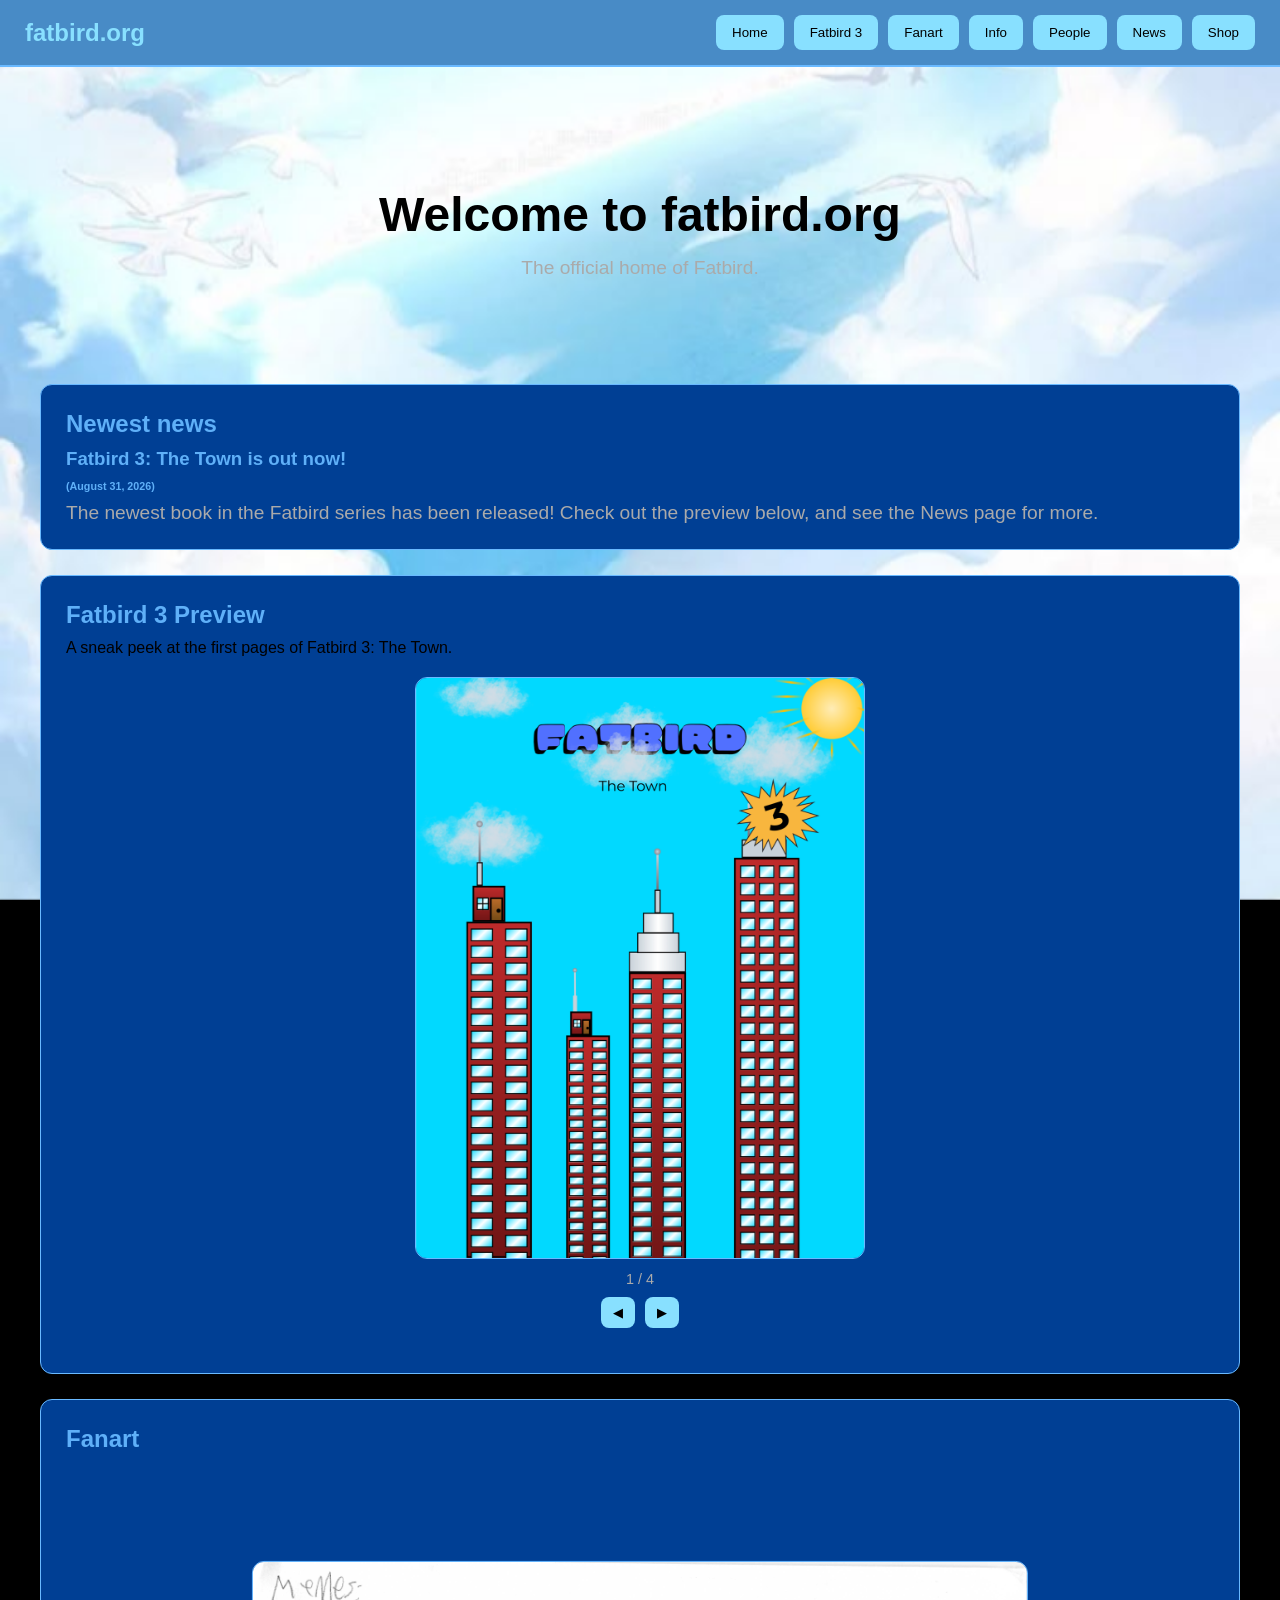
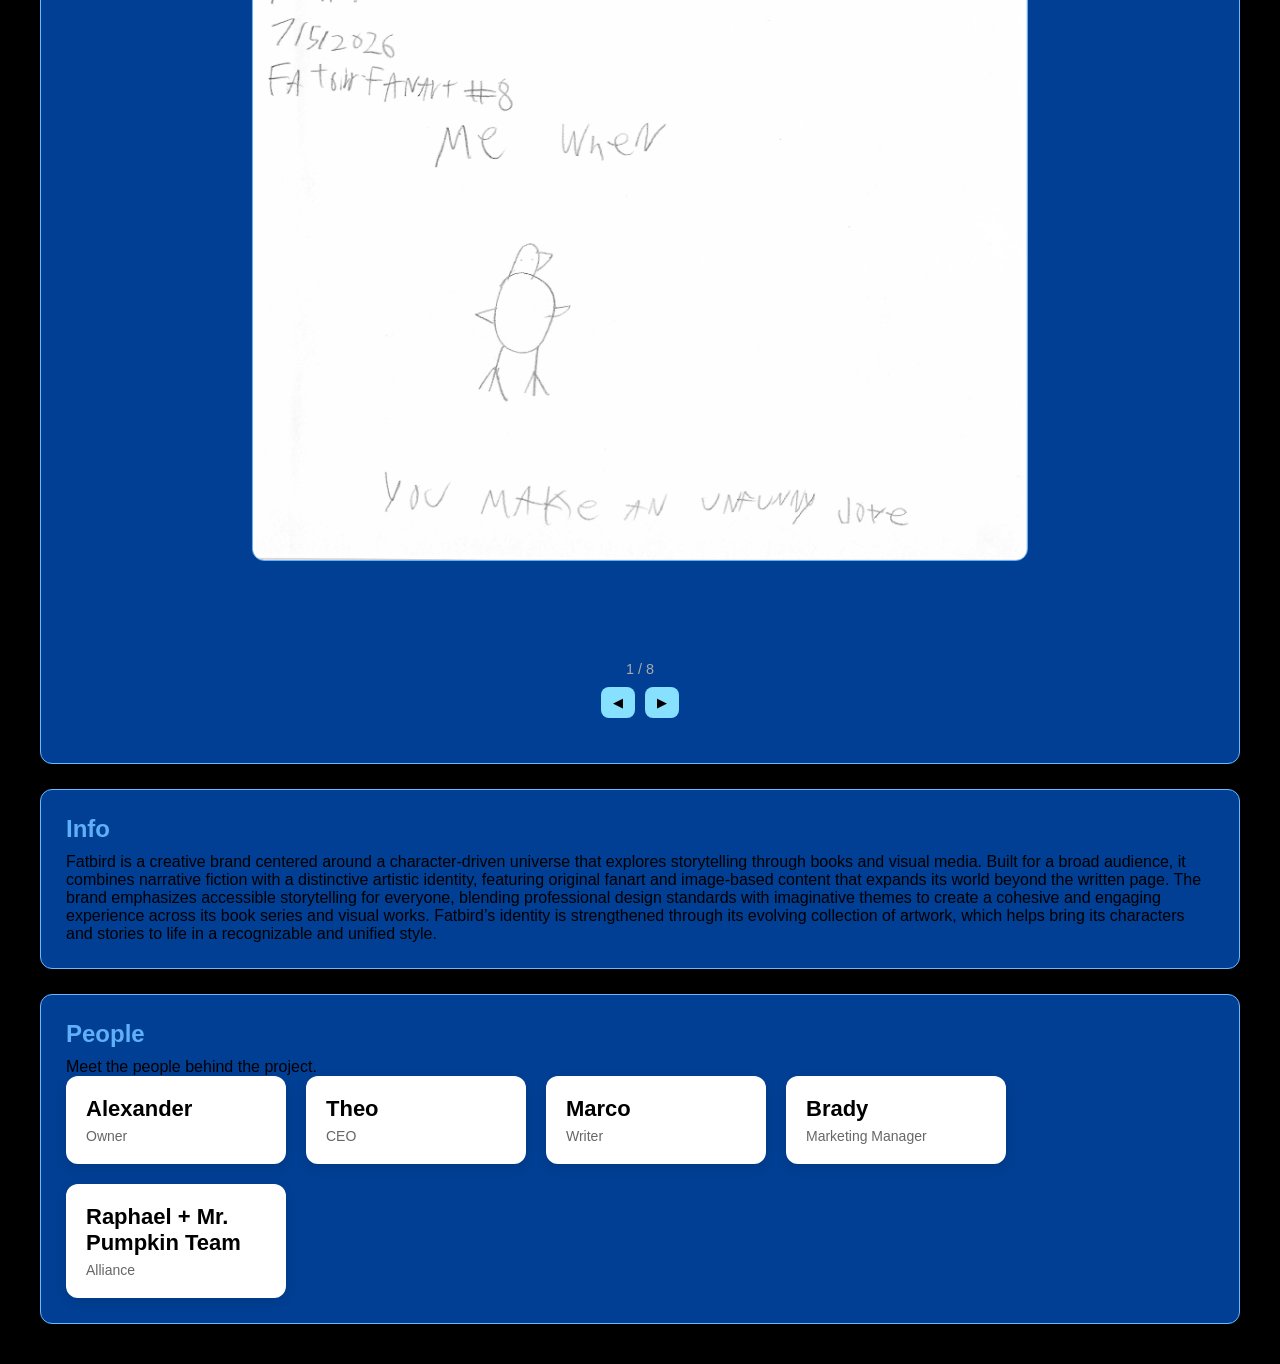
<file: fatbird.org/index.html>
<!DOCTYPE html>
<html lang="en">
<head>
    <meta charset="UTF-8">
    <meta name="viewport" content="width=device-width, initial-scale=1.0">
    <title>fatbird.org</title>

    <link rel="stylesheet" href="/fatbird.org/style.css">
    <script>
        let current = 1;
        const total = 8;

        function updateSlide() {
            document.getElementById("fanart-slide").src =
                `/fatbird.org/fanart/fanart${current}.jpeg`;

            document.getElementById("fanart-counter").textContent =
                `${current} / ${total}`;
        }

        function showSlide(n) {
            if (n > total) current = 1;
            else if (n < 1) current = total;
            else current = n;

            updateSlide();
        }

        function nextSlide() {
            showSlide(current + 1);
        }

        function prevSlide() {
            showSlide(current - 1);
        }
        
        // fatbird 3 preview slideshow
        let previewCurrent = 1;
        const previewTotal = 4;
        const previewPages = ["cover", "page1", "page2", "page3"];

        function updatePreviewSlide() {
            document.getElementById("preview-slide").src =
                `fatbird3/${previewPages[previewCurrent - 1]}.png`;

            document.getElementById("preview-counter").textContent =
                `${previewCurrent} / ${previewTotal}`;
        }

        function showPreviewSlide(n) {
            if (n > previewTotal) previewCurrent = 1;
            else if (n < 1) previewCurrent = previewTotal;
            else previewCurrent = n;

            updatePreviewSlide();
        }

        function nextPreviewSlide() {
            showPreviewSlide(previewCurrent + 1);
        }

        function prevPreviewSlide() {
            showPreviewSlide(previewCurrent - 1);
        }

        // init
        window.addEventListener("DOMContentLoaded", () => {
            updateSlide();
            updatePreviewSlide();
        });

        function toggleMenu() {
            document.getElementById("nav-menu").classList.toggle("open");
        }

        function closeMenu() {
            document.getElementById("nav-menu").classList.remove("open");
        }
    </script>
</head>
<body>

    <img src="/fatbird.org/a559022601b5419920431923e59b5ec6.jpg" style="
    position: fixed;
    top: 0;
    left: 0;
    width: 100%;
    height: 100%;
    object-fit: cover;
    z-index: -1;
">

    <header class="topbar">
        <div class="logo">fatbird.org</div>

        <button class="menu-toggle" onclick="toggleMenu()" aria-label="Open menu">&#9776;</button>

        <nav class="nav-buttons" id="nav-menu">
            <button onclick="closeMenu(); location.href='/fatbird.org/'">Home</button>
            <button onclick="closeMenu(); location.href='/fatbird.org/#preview'">Fatbird 3</button>
            <button onclick="closeMenu(); location.href='/fatbird.org/#fanart'">Fanart</button>
            <button onclick="closeMenu(); location.href='/fatbird.org/#info'">Info</button>
            <button onclick="closeMenu(); location.href='/fatbird.org/#people'">People</button>
            <button onclick="closeMenu(); location.href='/fatbird.org/news.html'">News</button>
            <button onclick="closeMenu(); location.href='https://fatbird-shop.myshopify.com/'">Shop</button>
        </nav>
    </header>

    <main>
        <section id="hero">
            <h1>Welcome to fatbird.org</h1>
            <p>The official home of Fatbird.</p>
        </section>

        <section id="newest-news" class="card">
            <h2>Newest news</h2>
            <div class="news-item">
                <h3 class="title">Fatbird 3: The Town is out now!</h3>
                <h6 class="date">(August 31, 2026)</h6>
                <p>The newest book in the Fatbird series has been released! Check out the preview below, and see the News page for more.</p>
            </div>
        </section>

        <section id="preview" class="card">
            <h2>Fatbird 3 Preview</h2>
            <p>A sneak peek at the first pages of Fatbird 3: The Town.</p>
            <div class="slideshow preview-slideshow">
                <img id="preview-slide" src="fatbird3/cover.png" alt="Fatbird 3 preview">
                <div class="counter" id="preview-counter">1 / 4</div>
                <div class="controls">
                        <button onclick="prevPreviewSlide()">◀</button>
                        <button onclick="nextPreviewSlide()">▶</button>
                </div>
            </div>
        </section>

        <section id="fanart" class="card">
            <h2>Fanart</h2>
            <div class="slideshow">
                <img id="fanart-slide" src="/fatbird.org/fanart/fanart1.jpeg" alt="Fanart">
                <div class="counter" id="fanart-counter">1 / 8</div>
                <div class="controls">
                        <button onclick="prevSlide()">◀</button>
                        <button onclick="nextSlide()">▶</button>
                </div>
            </div>
        </section>

        <section id="info" class="card">
            <h2>Info</h2>
            <p>Fatbird is a creative brand centered around a character-driven universe that explores storytelling through books and visual media. Built for a broad audience, it combines narrative fiction with a distinctive artistic identity, featuring original fanart and image-based content that expands its world beyond the written page. The brand emphasizes accessible storytelling for everyone, blending professional design standards with imaginative themes to create a cohesive and engaging experience across its book series and visual works. Fatbird’s identity is strengthened through its evolving collection of artwork, which helps bring its characters and stories to life in a recognizable and unified style.</p>
        </section>

        <section id="people" class="card">
            <h2>People</h2>
            <p>Meet the people behind the project.</p>
            <div class="team">
                <div class="person">
                    <div class="name">Alexander</div>
                    <div class="role">Owner</div>
                </div>

                <div class="person">
                    <div class="name">Theo</div>
                    <div class="role">CEO</div>
                </div>

                <div class="person">
                    <div class="name">Marco</div>
                    <div class="role">Writer</div>
                </div>

                <div class="person">
                    <div class="name">Brady</div>
                    <div class="role">Marketing Manager</div>
                </div>

                <div class="person">
                    <div class="name">Raphael + Mr. Pumpkin Team</div>
                    <div class="role">Alliance</div>
                </div>

            </div>
        </section>
    </main>

</body>
</html>
</file>
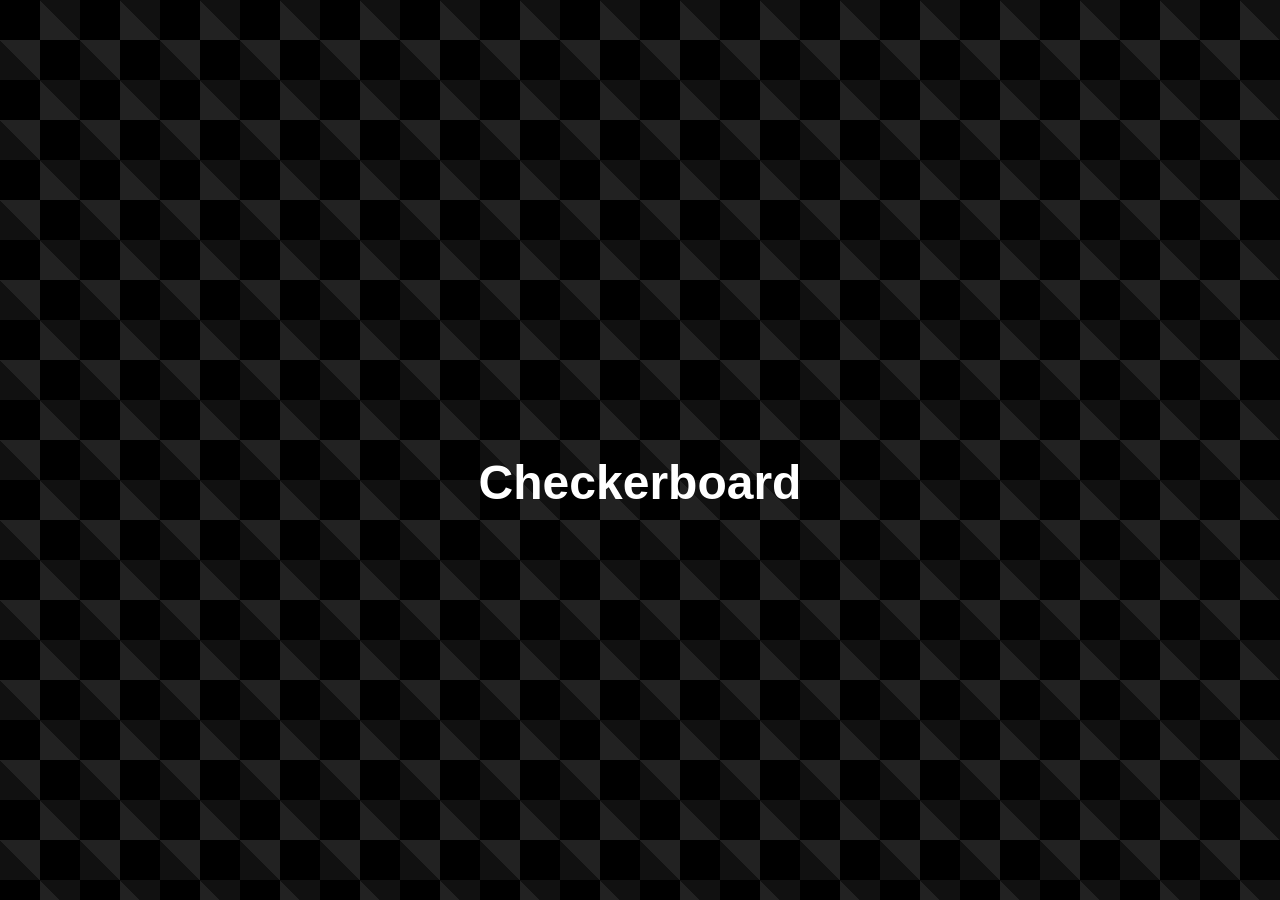
<file: checkerboard.html>
<html><head><style>
html,body{
  margin:0;
  width:100%;
  height:100%;
  overflow:hidden;
  background:#000;
}

body{
  background:
    linear-gradient(45deg,#111 25%,transparent 25%,transparent 75%,#111 75%,#111),
    linear-gradient(45deg,#222 25%,transparent 25%,transparent 75%,#222 75%,#222);
  background-size:80px 80px;
  background-position:0 0,40px 40px;
  animation:move 2s linear infinite;
}

@keyframes move{
  from{
    background-position:0 0,40px 40px;
  }
  to{
    background-position:80px 80px,120px 120px;
  }
}

h1{
  position:absolute;
  top:50%;
  left:50%;
  transform:translate(-50%,-50%);
  color:white;
  font-family:sans-serif;
  font-size:48px;
}
</style></head><body>
<h1>Checkerboard</h1>
</body></html>
</file>
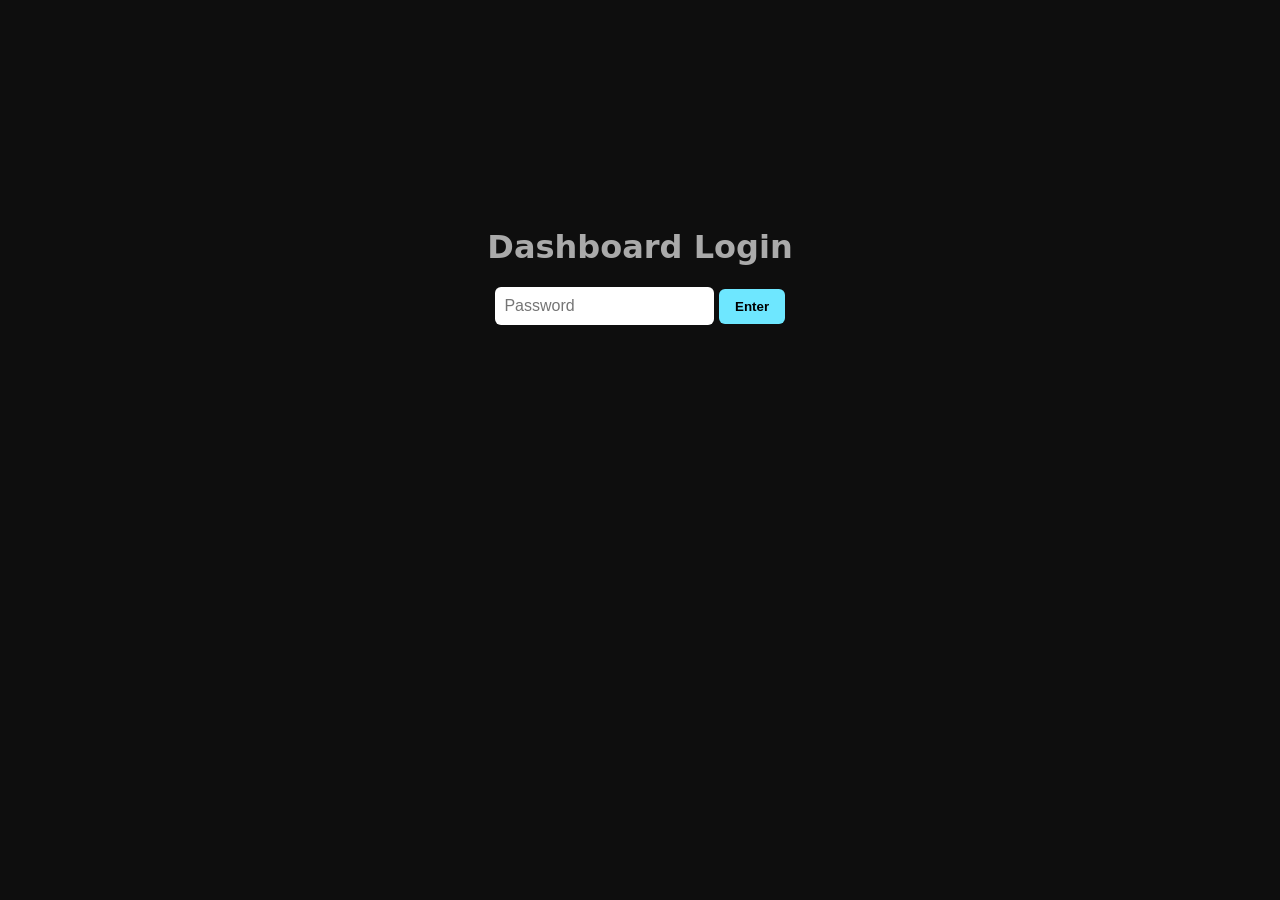
<file: dashboard.html>
<!DOCTYPE html>
<html>
<head>
<title>Dashboard</title>

<style>

body{
font-family:system-ui,-apple-system,BlinkMacSystemFont,sans-serif;
background:#0e0e0e;
color:#aaa;
text-align:center;
margin:0;
padding:3rem;
}

.login{
margin-top:20vh;
}

input{
padding:.6rem;
font-size:1rem;
border-radius:6px;
border:none;
}

button{
padding:.6rem 1rem;
border:none;
border-radius:6px;
background:#6ee7ff;
font-weight:600;
cursor:pointer;
}

.panel{
background:#181818;
padding:20px;
border-radius:10px;
max-width:600px;
margin:20px auto;
}

#dashboard{
display:none;
}

#countdown{
font-size:2rem;
color:#6ee7ff;
}

li{
list-style:none;
padding:6px;
}

#error{
color:red;
margin-top:10px;
}

</style>
</head>

<body>

<!-- LOGIN -->

<div id="login" class="login">

<h1>Dashboard Login</h1>

<input id="pw" type="password" placeholder="Password">
<button onclick="login()">Enter</button>

<div id="error"></div>

</div>

<!-- DASHBOARD -->

<div id="dashboard">

<h1>Movie Dashboard</h1>

<div class="panel">

<h2>Next Meeting In</h2>
<div id="countdown">Loading...</div>

</div>

<div class="panel">

<h2>Upcoming Meetings</h2>
<ul id="meetingList"></ul>

</div>

</div>

<script>

const PASSWORD="112563"

function login(){

let input=document.getElementById("pw").value

if(input===PASSWORD){

document.getElementById("login").style.display="none"
document.getElementById("dashboard").style.display="block"

loadMeetings()

}else{

document.getElementById("error").textContent="Wrong password"

}

}

let meetings=[]
let nextMeeting=null

async function loadMeetings(){

let res=await fetch("/times.json")
let data=await res.json()

meetings=data.meetings.map(t=>new Date(t))
meetings.sort((a,b)=>a-b)

let now=new Date()
nextMeeting=meetings.find(m=>m>now)

renderList()

setInterval(updateCountdown,1000)

}

function renderList(){

let list=document.getElementById("meetingList")
list.innerHTML=""

meetings.forEach(m=>{
let li=document.createElement("li")
li.textContent=m.toLocaleString()
list.appendChild(li)
})

}

function updateCountdown(){

if(!nextMeeting)return

let now=new Date()
let diff=nextMeeting-now

if(diff<=0){
document.getElementById("countdown").textContent="Meeting happening now!"
return
}

let s=Math.floor(diff/1000)%60
let m=Math.floor(diff/1000/60)%60
let h=Math.floor(diff/1000/60/60)%24
let d=Math.floor(diff/1000/60/60/24)

document.getElementById("countdown").textContent=
`${d}d ${h}h ${m}m ${s}s`

}

</script>

</body>
</html>
</file>
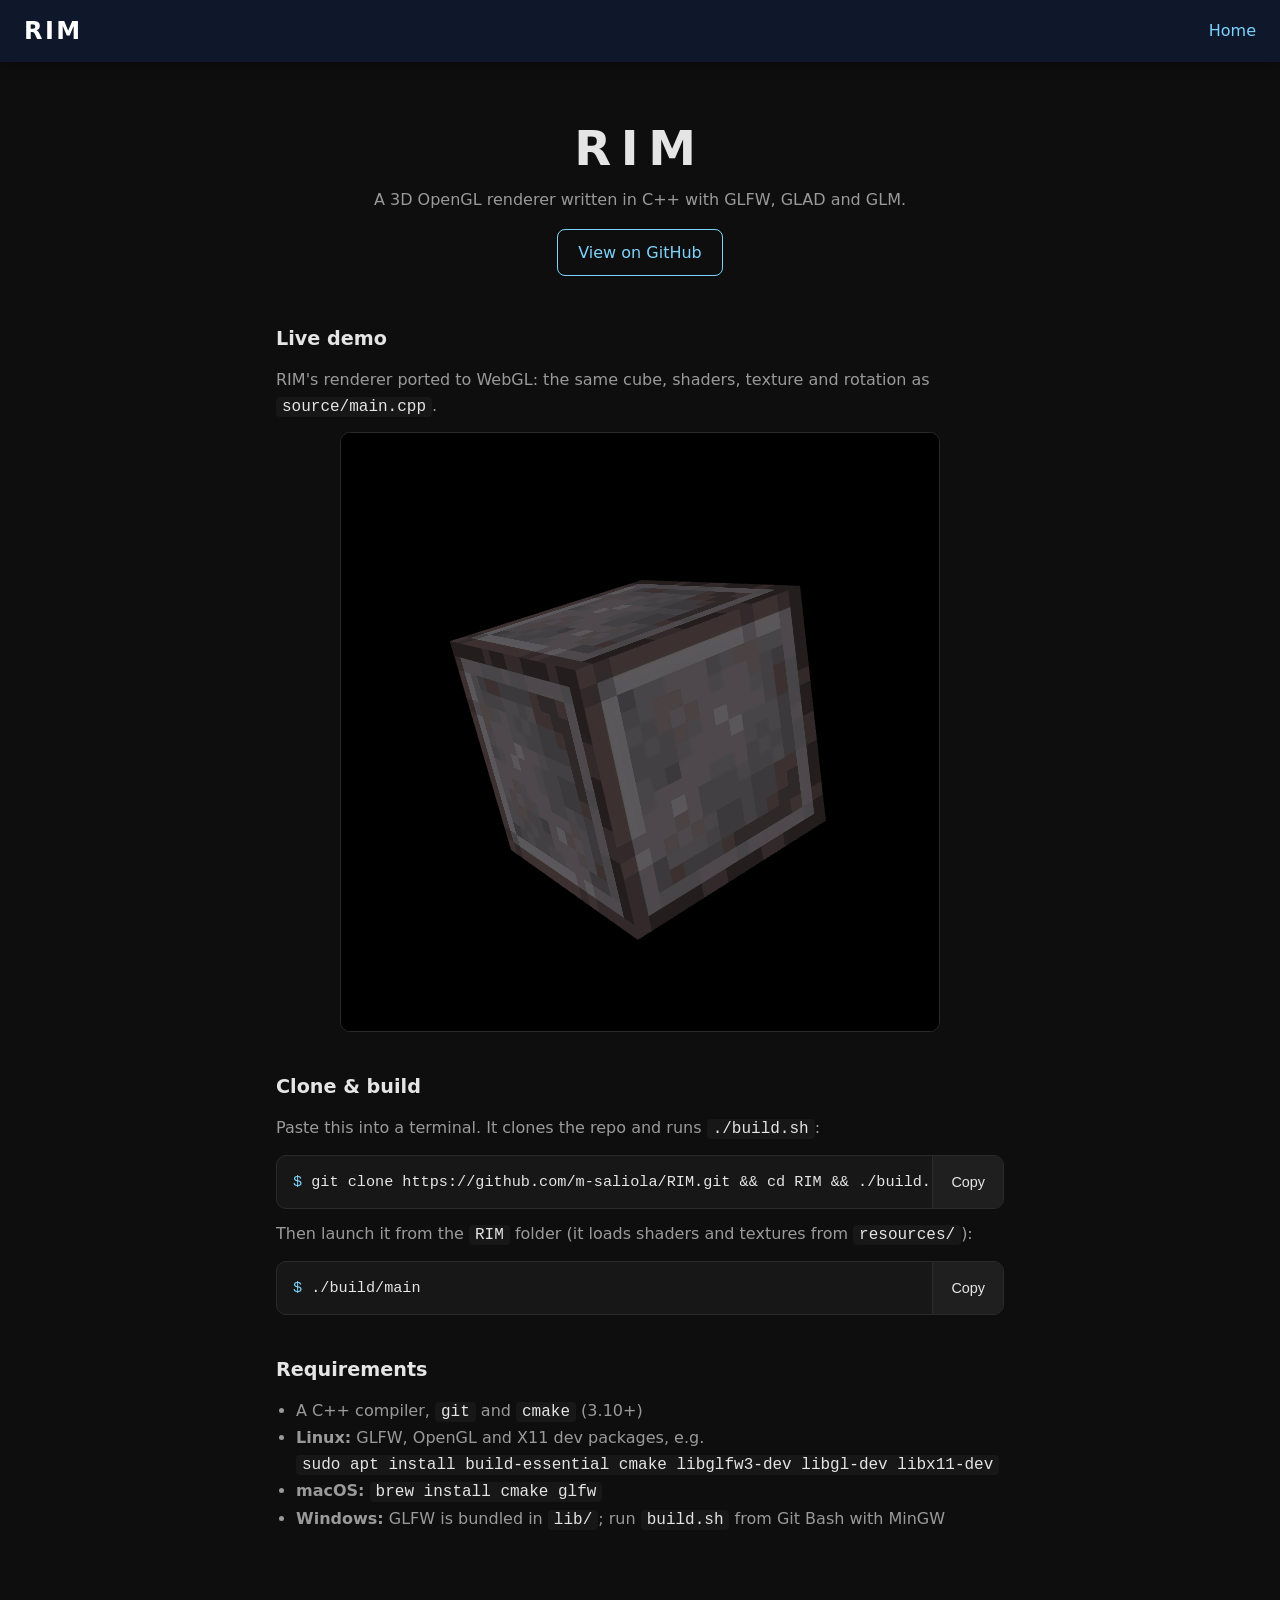
<file: rim.html>
<!DOCTYPE html>
<html lang="en">
<head>
<meta charset="UTF-8" />
<meta name="viewport" content="width=device-width, initial-scale=1.0" />
<title>RIM</title>
<style>
  * { box-sizing: border-box; margin: 0; padding: 0; }

  :root {
    --bg: #0e0e0e;
    --panel: #171717;
    --border: #2a2a2a;
    --text: #e5e5e5;
    --muted: #9a9a9a;
    --accent: #7dd3fc;
  }

  body {
    font-family: system-ui, -apple-system, BlinkMacSystemFont, "Segoe UI", sans-serif;
    background: var(--bg);
    color: var(--text);
    line-height: 1.6;
  }

  .topbar {
    position: sticky;
    top: 0;
    background: #0f172a;
    padding: 12px 24px;
    box-shadow: 0 4px 12px rgba(0, 0, 0, 0.3);
    display: flex;
    align-items: center;
    justify-content: space-between;
  }

  .topbar h1 { color: white; font-size: 1.5rem; letter-spacing: 0.1em; }
  .topbar a { color: var(--accent); text-decoration: none; }

  main { max-width: 760px; margin: 0 auto; padding: 48px 16px; }

  .hero { text-align: center; margin-bottom: 48px; }
  .hero h2 { font-size: 3rem; letter-spacing: 0.2em; }
  .hero p { color: var(--muted); }

  section { margin-bottom: 40px; }
  section h3 { margin-bottom: 12px; font-size: 1.2rem; }
  section p, section li { color: var(--muted); }
  ul { padding-left: 20px; }

  .cmd {
    display: flex;
    align-items: stretch;
    background: var(--panel);
    border: 1px solid var(--border);
    border-radius: 10px;
    overflow: hidden;
    margin: 12px 0;
  }

  .cmd pre {
    flex: 1;
    padding: 14px 16px;
    overflow-x: auto;
    font-family: ui-monospace, SFMono-Regular, Menlo, Consolas, monospace;
    font-size: 0.95rem;
    color: var(--text);
  }

  .cmd pre::before { content: "$ "; color: var(--accent); }

  .cmd button {
    border: none;
    border-left: 1px solid var(--border);
    background: #1f1f1f;
    color: var(--text);
    padding: 0 18px;
    cursor: pointer;
    font-size: 0.9rem;
  }

  .cmd button:hover { background: #2a2a2a; }

  code {
    font-family: ui-monospace, SFMono-Regular, Menlo, Consolas, monospace;
    background: var(--panel);
    padding: 1px 6px;
    border-radius: 4px;
    color: var(--text);
  }

  .repo-link {
    display: inline-block;
    margin-top: 16px;
    padding: 10px 20px;
    border: 1px solid var(--accent);
    border-radius: 8px;
    color: var(--accent);
    text-decoration: none;
  }

  .repo-link:hover { background: rgba(125, 211, 252, 0.1); }

  .demo {
    position: relative;
    width: 100%;
    max-width: 600px;
    aspect-ratio: 1;
    margin: 12px auto 0;
    background: #000;
    border: 1px solid var(--border);
    border-radius: 10px;
    overflow: hidden;
  }

  .demo canvas { display: block; width: 100%; height: 100%; }

  #rim-error {
    position: absolute;
    inset: 0;
    display: flex;
    align-items: center;
    justify-content: center;
    padding: 16px;
    text-align: center;
  }

  #rim-error[hidden] { display: none; }
</style>
</head>
<body>

<div class="topbar">
  <h1>RIM</h1>
  <a href="index.html">Home</a>
</div>

<main>
  <div class="hero">
    <h2>RIM</h2>
    <p>A 3D OpenGL renderer written in C++ with GLFW, GLAD and GLM.</p>
    <a class="repo-link" href="https://github.com/m-saliola/RIM">View on GitHub</a>
  </div>

  <section>
    <h3>Live demo</h3>
    <p>RIM's renderer ported to WebGL: the same cube, shaders, texture and rotation as <code>source/main.cpp</code>.</p>
    <div class="demo">
      <canvas id="rim-canvas" width="600" height="600"></canvas>
      <p id="rim-error" hidden>Your browser doesn't support WebGL 2, so the demo can't run.</p>
    </div>
  </section>

  <section>
    <h3>Clone &amp; build</h3>
    <p>Paste this into a terminal. It clones the repo and runs <code>./build.sh</code>:</p>
    <div class="cmd">
      <pre id="build-cmd">git clone https://github.com/m-saliola/RIM.git &amp;&amp; cd RIM &amp;&amp; ./build.sh</pre>
      <button data-copy="build-cmd">Copy</button>
    </div>

    <p>Then launch it from the <code>RIM</code> folder (it loads shaders and textures from <code>resources/</code>):</p>
    <div class="cmd">
      <pre id="run-cmd">./build/main</pre>
      <button data-copy="run-cmd">Copy</button>
    </div>
  </section>

  <section>
    <h3>Requirements</h3>
    <ul>
      <li>A C++ compiler, <code>git</code> and <code>cmake</code> (3.10+)</li>
      <li><strong>Linux:</strong> GLFW, OpenGL and X11 dev packages, e.g.<br>
        <code>sudo apt install build-essential cmake libglfw3-dev libgl-dev libx11-dev</code></li>
      <li><strong>macOS:</strong> <code>brew install cmake glfw</code></li>
      <li><strong>Windows:</strong> GLFW is bundled in <code>lib/</code>; run <code>build.sh</code> from Git Bash with MinGW</li>
    </ul>
  </section>
</main>

<script>
  // WebGL 2 port of RIM's source/main.cpp
  (function () {
    var canvas = document.getElementById("rim-canvas");
    var gl = canvas.getContext("webgl2");
    if (!gl) {
      document.getElementById("rim-error").hidden = false;
      return;
    }

    // resources/shaders/texture.vsh and texture.fsh, as GLSL ES 3.00
    var vsh = "#version 300 es\n" +
      "layout (location = 0) in vec3 aPos;\n" +
      "layout (location = 1) in vec2 aTexCoord;\n" +
      "out vec2 TexCoord;\n" +
      "uniform mat4 u_Model;\n" +
      "uniform mat4 u_View;\n" +
      "uniform mat4 u_Proj;\n" +
      "void main() {\n" +
      "  gl_Position = u_Proj * u_View * u_Model * vec4(aPos, 1.0);\n" +
      "  TexCoord = aTexCoord;\n" +
      "}\n";

    var fsh = "#version 300 es\n" +
      "precision mediump float;\n" +
      "out vec4 FragColor;\n" +
      "in vec2 TexCoord;\n" +
      "uniform sampler2D u_Texture;\n" +
      "void main() {\n" +
      "  FragColor = texture(u_Texture, TexCoord);\n" +
      "}\n";

    function compile(type, src) {
      var s = gl.createShader(type);
      gl.shaderSource(s, src);
      gl.compileShader(s);
      if (!gl.getShaderParameter(s, gl.COMPILE_STATUS)) console.error(gl.getShaderInfoLog(s));
      return s;
    }

    var program = gl.createProgram();
    gl.attachShader(program, compile(gl.VERTEX_SHADER, vsh));
    gl.attachShader(program, compile(gl.FRAGMENT_SHADER, fsh));
    gl.linkProgram(program);

    var vertices = new Float32Array([
      -0.5, -0.5, -0.5,  0.0, 0.0,
       0.5, -0.5, -0.5,  1.0, 0.0,
       0.5,  0.5, -0.5,  1.0, 1.0,
      -0.5,  0.5, -0.5,  0.0, 1.0,

      -0.5, -0.5,  0.5,  0.0, 0.0,
       0.5, -0.5,  0.5,  1.0, 0.0,
       0.5,  0.5,  0.5,  1.0, 1.0,
      -0.5,  0.5,  0.5,  0.0, 1.0,

      -0.5,  0.5,  0.5,  1.0, 0.0,
      -0.5,  0.5, -0.5,  1.0, 1.0,
      -0.5, -0.5, -0.5,  0.0, 1.0,
      -0.5, -0.5,  0.5,  0.0, 0.0,

       0.5,  0.5,  0.5,  1.0, 0.0,
       0.5,  0.5, -0.5,  1.0, 1.0,
       0.5, -0.5, -0.5,  0.0, 1.0,
       0.5, -0.5,  0.5,  0.0, 0.0,

      -0.5, -0.5, -0.5,  0.0, 1.0,
       0.5, -0.5, -0.5,  1.0, 1.0,
       0.5, -0.5,  0.5,  1.0, 0.0,
      -0.5, -0.5,  0.5,  0.0, 0.0,

      -0.5,  0.5, -0.5,  0.0, 1.0,
       0.5,  0.5, -0.5,  1.0, 1.0,
       0.5,  0.5,  0.5,  1.0, 0.0,
      -0.5,  0.5,  0.5,  0.0, 0.0
    ]);

    var indices = new Uint16Array([
       0,  1,  2,  2,  3,  0,
       4,  5,  6,  6,  7,  4,
       8,  9, 10, 10, 11,  8,
      12, 13, 14, 14, 15, 12,
      16, 17, 18, 18, 19, 16,
      20, 21, 22, 22, 23, 20
    ]);

    var va = gl.createVertexArray();
    gl.bindVertexArray(va);

    gl.bindBuffer(gl.ARRAY_BUFFER, gl.createBuffer());
    gl.bufferData(gl.ARRAY_BUFFER, vertices, gl.STATIC_DRAW);
    gl.bindBuffer(gl.ELEMENT_ARRAY_BUFFER, gl.createBuffer());
    gl.bufferData(gl.ELEMENT_ARRAY_BUFFER, indices, gl.STATIC_DRAW);

    gl.enableVertexAttribArray(0);
    gl.vertexAttribPointer(0, 3, gl.FLOAT, false, 20, 0);
    gl.enableVertexAttribArray(1);
    gl.vertexAttribPointer(1, 2, gl.FLOAT, false, 20, 12);

    // resources/textures/image.jpg; flipped on load like stbi_set_flip_vertically_on_load(true)
    var texture = gl.createTexture();
    gl.bindTexture(gl.TEXTURE_2D, texture);
    gl.texImage2D(gl.TEXTURE_2D, 0, gl.RGB, 1, 1, 0, gl.RGB, gl.UNSIGNED_BYTE, new Uint8Array([40, 40, 40]));
    var image = new Image();
    image.onload = function () {
      gl.bindTexture(gl.TEXTURE_2D, texture);
      gl.pixelStorei(gl.UNPACK_FLIP_Y_WEBGL, true);
      gl.texParameteri(gl.TEXTURE_2D, gl.TEXTURE_MIN_FILTER, gl.LINEAR);
      gl.texParameteri(gl.TEXTURE_2D, gl.TEXTURE_MAG_FILTER, gl.LINEAR);
      gl.texParameteri(gl.TEXTURE_2D, gl.TEXTURE_WRAP_S, gl.CLAMP_TO_EDGE);
      gl.texParameteri(gl.TEXTURE_2D, gl.TEXTURE_WRAP_T, gl.CLAMP_TO_EDGE);
      gl.texImage2D(gl.TEXTURE_2D, 0, gl.RGB, gl.RGB, gl.UNSIGNED_BYTE, image);
      gl.generateMipmap(gl.TEXTURE_2D);
    };
    image.src = "rim/image.jpg";

    // Column-major 4x4 matrices, matching glm
    function perspective(fovy, aspect, near, far) {
      var f = 1 / Math.tan(fovy / 2);
      return new Float32Array([
        f / aspect, 0, 0, 0,
        0, f, 0, 0,
        0, 0, (far + near) / (near - far), -1,
        0, 0, (2 * far * near) / (near - far), 0
      ]);
    }

    function rotate(angle, x, y, z) {
      var len = Math.hypot(x, y, z);
      x /= len; y /= len; z /= len;
      var c = Math.cos(angle), s = Math.sin(angle), t = 1 - c;
      return new Float32Array([
        t * x * x + c,     t * x * y + s * z, t * x * z - s * y, 0,
        t * x * y - s * z, t * y * y + c,     t * y * z + s * x, 0,
        t * x * z + s * y, t * y * z - s * x, t * z * z + c,     0,
        0, 0, 0, 1
      ]);
    }

    var view = new Float32Array([1, 0, 0, 0, 0, 1, 0, 0, 0, 0, 1, 0, 0, 0, -3, 1]);

    gl.useProgram(program);
    gl.uniform1i(gl.getUniformLocation(program, "u_Texture"), 0);
    gl.uniformMatrix4fv(gl.getUniformLocation(program, "u_View"), false, view);
    var uModel = gl.getUniformLocation(program, "u_Model");
    var uProj = gl.getUniformLocation(program, "u_Proj");

    gl.enable(gl.DEPTH_TEST);

    function resize() {
      var dpr = window.devicePixelRatio || 1;
      var w = Math.round(canvas.clientWidth * dpr);
      var h = Math.round(canvas.clientHeight * dpr);
      if (canvas.width !== w || canvas.height !== h) {
        canvas.width = w;
        canvas.height = h;
      }
      gl.viewport(0, 0, canvas.width, canvas.height);
      gl.uniformMatrix4fv(uProj, false, perspective(45 * Math.PI / 180, canvas.width / canvas.height, 0.1, 100));
    }

    var start = performance.now();
    function frame(now) {
      resize();
      gl.clearColor(0, 0, 0, 1);
      gl.clear(gl.COLOR_BUFFER_BIT | gl.DEPTH_BUFFER_BIT);

      var seconds = (now - start) / 1000;
      gl.uniformMatrix4fv(uModel, false, rotate(seconds * 25 * Math.PI / 180, 1, 2, 1));

      gl.activeTexture(gl.TEXTURE0);
      gl.bindTexture(gl.TEXTURE_2D, texture);
      gl.bindVertexArray(va);
      gl.drawElements(gl.TRIANGLES, 36, gl.UNSIGNED_SHORT, 0);

      requestAnimationFrame(frame);
    }
    requestAnimationFrame(frame);
  })();

  document.querySelectorAll("[data-copy]").forEach(function (btn) {
    btn.addEventListener("click", function () {
      var text = document.getElementById(btn.dataset.copy).textContent;
      navigator.clipboard.writeText(text).then(function () {
        btn.textContent = "Copied!";
        setTimeout(function () { btn.textContent = "Copy"; }, 1500);
      });
    });
  });
</script>

</body>
</html>
</file>
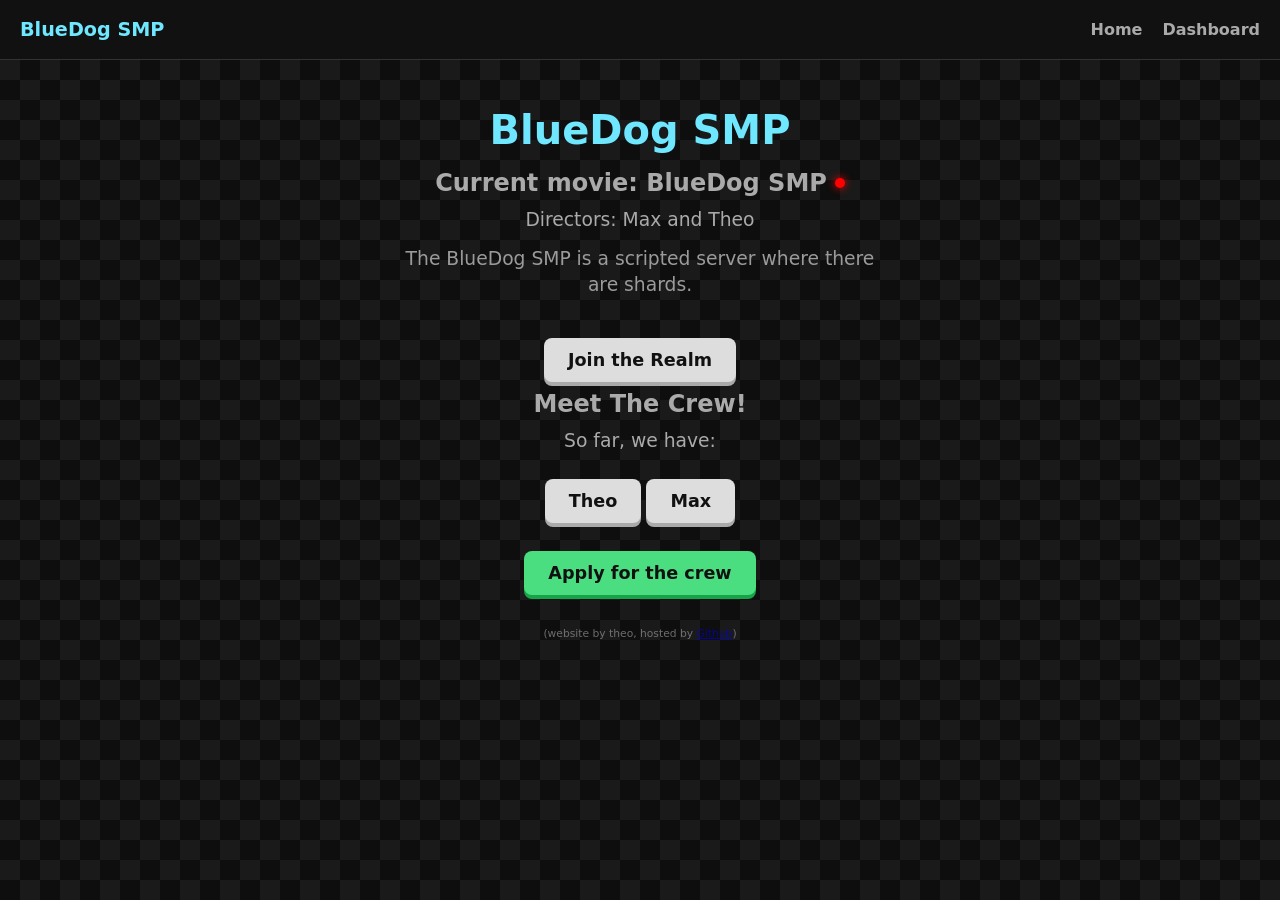
<file: status.html>
<!DOCTYPE html>
<html>
<head>
<title>Movie Status</title>

<style>

body{
font-family:system-ui,-apple-system,BlinkMacSystemFont,sans-serif;
color:#aaa;
text-align:center;
margin:0;
padding:5rem 2rem 2rem 2rem;

background:
linear-gradient(45deg,#1a1a1a 25%,transparent 25%),
linear-gradient(-45deg,#1a1a1a 25%,transparent 25%),
linear-gradient(45deg,transparent 75%,#1a1a1a 75%),
linear-gradient(-45deg,transparent 75%,#1a1a1a 75%),
#0e0e0e;

background-size:40px 40px;
background-position:0 0,0 20px,20px -20px,-20px 0;
animation:scrollBG 10s linear infinite;
}

@keyframes scrollBG{
to{
background-position:
80px 80px,
80px 100px,
100px 60px,
60px 80px;
}
}

/* TOPBAR */

.topbar{
position:fixed;
top:0;
left:0;
width:100%;
height:60px;
background:#111;
border-bottom:1px solid #333;
display:flex;
align-items:center;
justify-content:space-between;
padding:0 20px;
box-sizing:border-box;
z-index:100;
}

.topbar h1{
font-size:1.2rem;
margin:0;
color:#6ee7ff;
}

.nav{
display:flex;
gap:20px;
}

.nav a{
color:#aaa;
text-decoration:none;
font-weight:600;
transition:.15s;
}

.nav a:hover{
color:#fff;
}

/* HEADERS */

h1{
font-size:2.5rem;
color:#6ee7ff;
margin-bottom:.5rem;
}

h2{
display:inline-flex;
align-items:center;
gap:.5rem;
font-size:1.5rem;
margin:.5rem 0;
}

h3{
font-weight:400;
margin:.25rem 0;
}

h6{
margin-top:2rem;
opacity:.6;
font-weight:400;
}

/* STATUS DOT */

.dot{
width:10px;
height:10px;
background:red;
border-radius:50%;
box-shadow:0 0 8px red;
animation:blink 1s steps(1) infinite;
}

@keyframes blink{
50%{opacity:0}
}

/* DESCRIPTION */

.description{
max-width:500px;
margin:1rem auto;
line-height:1.4;
opacity:.9;
}

/* BUTTONS */

.join-btn{
display:inline-block;
margin-top:1.5rem;
padding:.75rem 1.5rem;
font-size:1.1rem;
font-weight:600;
color:#111;
background:#ddd;
border-radius:8px;
text-decoration:none;
box-shadow:0 4px 0 #aaa;
transition:.1s;
}

.join-btn:hover{filter:brightness(1.1)}

.join-btn:active{
transform:translateY(4px);
box-shadow:0 0 0 #111;
}

.apply-btn{
display:inline-block;
margin-top:1.5rem;
padding:.75rem 1.5rem;
font-size:1.1rem;
font-weight:600;
color:#111;
background:#4ade80;
border-radius:8px;
text-decoration:none;
box-shadow:0 4px 0 #16a34a;
transition:.1s;
}

.apply-btn:hover{filter:brightness(1.1)}

.apply-btn:active{
transform:translateY(4px);
box-shadow:0 0 0 #16a34a;
}

</style>
</head>

<body>

<!-- TOPBAR -->

<div class="topbar">
<h1>BlueDog SMP</h1>

<div class="nav">
<a href="/status">Home</a>
<a href="/dashboard">Dashboard</a>
</div>
</div>

<main>

<div class="top">
<h1>BlueDog SMP</h1>

<h2>
Current movie: BlueDog SMP
<span class="dot"></span>
</h2>

<h3>Directors: Max and Theo</h3>

<h3 class="description">
The BlueDog SMP is a scripted server where there are shards.
</h3>
</div>

<a class="join-btn" href="/status" target="_blank">
Join the Realm
</a>

<div class="crew">
<h2>Meet The Crew!</h2>

<h3>So far, we have:</h3>

<h3 class="join-btn">Theo</h3>
<h3 class="join-btn">Max</h3>

<div>
<a class="apply-btn"
href="https://forms.gle/QYPCMgT4MnicXkmp7"
target="_blank">
Apply for the crew
</a>
</div>
</div>

<h6>(website by theo, hosted by <a href="https://github.com/">Github</a>)</h6>

</main>
</body>
</html>
</file>
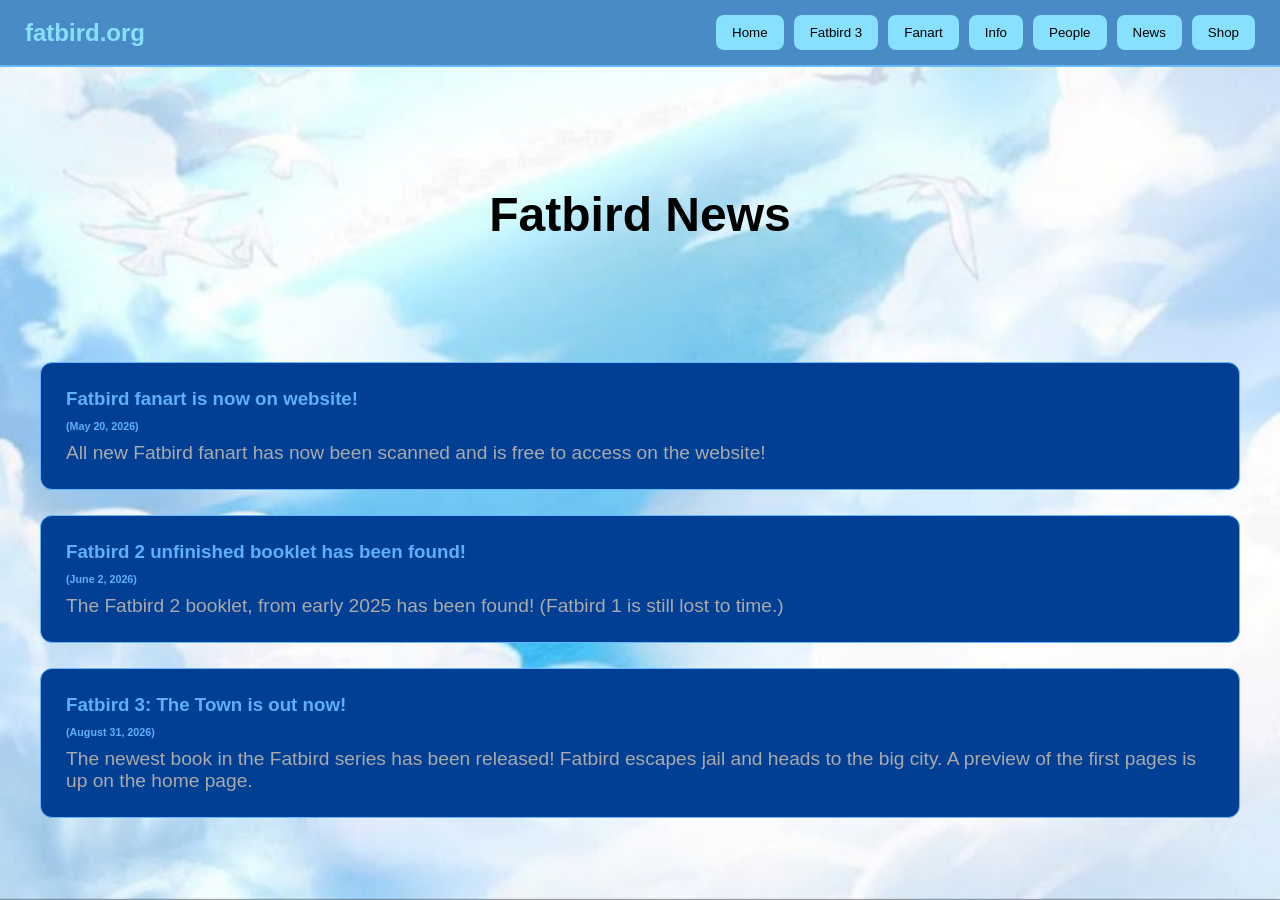
<file: fatbird.org/news.html>
<!DOCTYPE html>
<html lang="en">
<head>
    <meta charset="UTF-8">
    <meta name="viewport" content="width=device-width, initial-scale=1.0">
    <title>fatbird.org</title>

    <link rel="stylesheet" href="/fatbird.org/nstyle.css">
    <script>
        function toggleMenu() {
            document.getElementById("nav-menu").classList.toggle("open");
        }

        function closeMenu() {
            document.getElementById("nav-menu").classList.remove("open");
        }
    </script>
</head>
<body>

    <img src="/fatbird.org/a559022601b5419920431923e59b5ec6.jpg" style="
    position: fixed;
    top: 0;
    left: 0;
    width: 100%;
    height: 100%;
    object-fit: cover;
    z-index: -1;
">

    <header class="topbar">
        <div class="logo">fatbird.org</div>

        <button class="menu-toggle" onclick="toggleMenu()" aria-label="Open menu">&#9776;</button>

        <nav class="nav-buttons" id="nav-menu">
            <button onclick="closeMenu(); location.href='/fatbird.org/'">Home</button>
            <button onclick="closeMenu(); location.href='/fatbird.org/#preview'">Fatbird 3</button>
            <button onclick="closeMenu(); location.href='/fatbird.org/#fanart'">Fanart</button>
            <button onclick="closeMenu(); location.href='/fatbird.org/#info'">Info</button>
            <button onclick="closeMenu(); location.href='/fatbird.org/#people'">People</button>
            <button onclick="closeMenu(); location.href='/fatbird.org/news.html'">News</button>
            <button onclick="closeMenu(); location.href='https://fatbird-shop.myshopify.com/'">Shop</button>
        </nav>
    </header>

    <main>
        <section id="hero">
            <h1>Fatbird News</h1>
        </section>
        <section id="news">
            <div class="blog">
              <h3 class="title">Fatbird fanart is now on website!</h3>
              <h6 class="date">(May 20, 2026)</h6>
              <p>All new Fatbird fanart has now been scanned and is free to access on the website!</p>
            </div>
            <div class="blog">
              <h3 class="title">Fatbird 2 unfinished booklet has been found!</h3>
              <h6 class="date">(June 2, 2026)</h6>
              <p>The Fatbird 2 booklet, from early 2025 has been found! (Fatbird 1 is still lost to time.)</p>
            </div>
            <div class="blog">
              <h3 class="title">Fatbird 3: The Town is out now!</h3>
              <h6 class="date">(August 31, 2026)</h6>
              <p>The newest book in the Fatbird series has been released! Fatbird escapes jail and heads to the big city. A preview of the first pages is up on the home page.</p>
            </div>
        </section>
    </main>

</body>
</html>
</file>
<file: fatbird.org/style.css>
/* style.css */

:root {
    /* ===== COLOR SCHEME ===== */

    --bg: #000000;
    --topbar: #488bc6;
    --card: #003f94;

    --border: #69b9ff;

    --text: #000000;
    --subtext: #aaaaaa; /* AAAAAA- */

    --accent: #5fb0f8;
    --button: #88e0ff;
    --button-hover: #ffffff;

    /* ======================== */
}

* {
    margin: 0;
    padding: 0;
    box-sizing: border-box;
}

body {
    font-family: Arial, sans-serif;
    background: var(--bg);
    color: var(--text);
}

.topbar {
    width: 100%;
    background: var(--topbar);
    padding: 15px 25px;

    display: flex;
    justify-content: space-between;
    align-items: center;

    position: sticky;
    top: 0;

    border-bottom: 2px solid var(--border);
}

.logo {
    font-size: 1.5rem;
    font-weight: bold;
    color: var(--button);
}

.nav-buttons {
    display: flex;
    gap: 10px;
}

.nav-buttons button {
    background: var(--button);
    color: var(--text);

    border: none;
    padding: 10px 16px;

    border-radius: 8px;
    cursor: pointer;

    transition: 0.2s;
}

.nav-buttons button:hover {
    background: var(--button-hover);
    transform: translateY(-2px);
}

.menu-toggle {
    display: none;
    background: var(--button);
    color: var(--text);

    border: none;
    padding: 10px 14px;
    font-size: 1.2rem;

    border-radius: 8px;
    cursor: pointer;
}

@media (max-width: 700px) {
    .menu-toggle {
        display: block;
    }

    .nav-buttons {
        display: none;
        position: absolute;
        top: 100%;
        left: 0;
        width: 100%;

        flex-direction: column;
        background: var(--topbar);
        padding: 10px 25px 15px;

        border-bottom: 2px solid var(--border);
    }

    .nav-buttons.open {
        display: flex;
    }

    .nav-buttons button {
        width: 100%;
    }
}

main {
    padding: 40px;
}

#hero {
    text-align: center;
    padding: 80px 20px;
}

#hero h1 {
    font-size: 3rem;
    margin-bottom: 15px;
}

#hero p {
    color: var(--subtext);
    font-size: 1.2rem;
}

.card {
    background: var(--card);
    padding: 25px;
    margin-top: 25px;

    border-radius: 12px;
    border: 1px solid var(--border);
}

.card h2 {
    margin-bottom: 10px;
    color: var(--accent);
}

.slideshow {
    position: relative;
    width: 100%;
    max-width: 600px;
    margin: 20px auto;
    text-align: center;
}

.slideshow img {
    width: 100%;
    border-radius: 12px;
    border: 1px solid var(--border);
    transform: rotate(90deg);
}

.preview-slideshow {
    max-width: 450px;
}

.preview-slideshow img {
    transform: none;
}

.news-item .title {
    margin-bottom: 10px;
    color: var(--accent);
}

.news-item .date {
    margin-bottom: 10px;
    color: var(--accent);
}

.news-item p {
    color: var(--subtext);
    font-size: 1.2rem;
}

.controls {
    margin-top: 10px;
    display: flex;
    justify-content: center;
    gap: 10px;
}

.controls button {
    background: var(--button);
    color: var(--text);
    border: none;
    padding: 8px 12px;
    border-radius: 8px;
    cursor: pointer;
}

.controls button:hover {
    background: var(--button-hover);
}

.counter {
    margin-top: 8px;
    color: var(--subtext);
    font-size: 0.9rem;
}

.team {
    display: flex;
    flex-wrap: wrap;
    gap: 20px;
    font-family: Arial, sans-serif;
}

.person {
    background: #ffffff;
    padding: 20px;
    width: 220px;
    border-radius: 12px;
    box-shadow: 0 4px 12px rgba(0,0,0,0.1);
}

.name {
    font-size: 22px;
    font-weight: bold;
    margin-bottom: 6px;
}

.role {
    color: #666;
    font-size: 14px;
}
</file>
<file: fatbird.org/nstyle.css>
/* style.css */

:root {
    /* ===== COLOR SCHEME ===== */

    --bg: #000000;
    --topbar: #488bc6;
    --card: #003f94;

    --border: #69b9ff;

    --text: #000000;
    --subtext: #aaaaaa; /* AAAAAA- */

    --accent: #5fb0f8;
    --button: #88e0ff;
    --button-hover: #ffffff;

    /* ======================== */
}

* {
    margin: 0;
    padding: 0;
    box-sizing: border-box;
}

body {
    font-family: Arial, sans-serif;
    background: var(--bg);
    color: var(--text);
}

.topbar {
    width: 100%;
    background: var(--topbar);
    padding: 15px 25px;

    display: flex;
    justify-content: space-between;
    align-items: center;

    position: sticky;
    top: 0;

    border-bottom: 2px solid var(--border);
}

.logo {
    font-size: 1.5rem;
    font-weight: bold;
    color: var(--button);
}

.nav-buttons {
    display: flex;
    gap: 10px;
}

.nav-buttons button {
    background: var(--button);
    color: var(--text);

    border: none;
    padding: 10px 16px;

    border-radius: 8px;
    cursor: pointer;

    transition: 0.2s;
}

.nav-buttons button:hover {
    background: var(--button-hover);
    transform: translateY(-2px);
}

.menu-toggle {
    display: none;
    background: var(--button);
    color: var(--text);

    border: none;
    padding: 10px 14px;
    font-size: 1.2rem;

    border-radius: 8px;
    cursor: pointer;
}

@media (max-width: 700px) {
    .menu-toggle {
        display: block;
    }

    .nav-buttons {
        display: none;
        position: absolute;
        top: 100%;
        left: 0;
        width: 100%;

        flex-direction: column;
        background: var(--topbar);
        padding: 10px 25px 15px;

        border-bottom: 2px solid var(--border);
    }

    .nav-buttons.open {
        display: flex;
    }

    .nav-buttons button {
        width: 100%;
    }
}

main {
    padding: 40px;
}

#hero {
    text-align: center;
    padding: 80px 20px;
}

#hero h1 {
    font-size: 3rem;
    margin-bottom: 15px;
}

#hero p {
    color: var(--subtext);
    font-size: 1.2rem;
}

.blog {
    background: var(--card);
    padding: 25px;
    margin-top: 25px;

    border-radius: 12px;
    border: 1px solid var(--border);
}

.blog .title {
    margin-bottom: 10px;
    color: var(--accent);
}

.blog .date {
    margin-bottom: 10px;
    color: var(--accent);
    
}

.blog p {
    color: var(--subtext);
    font-size: 1.2rem;
}
</file>
